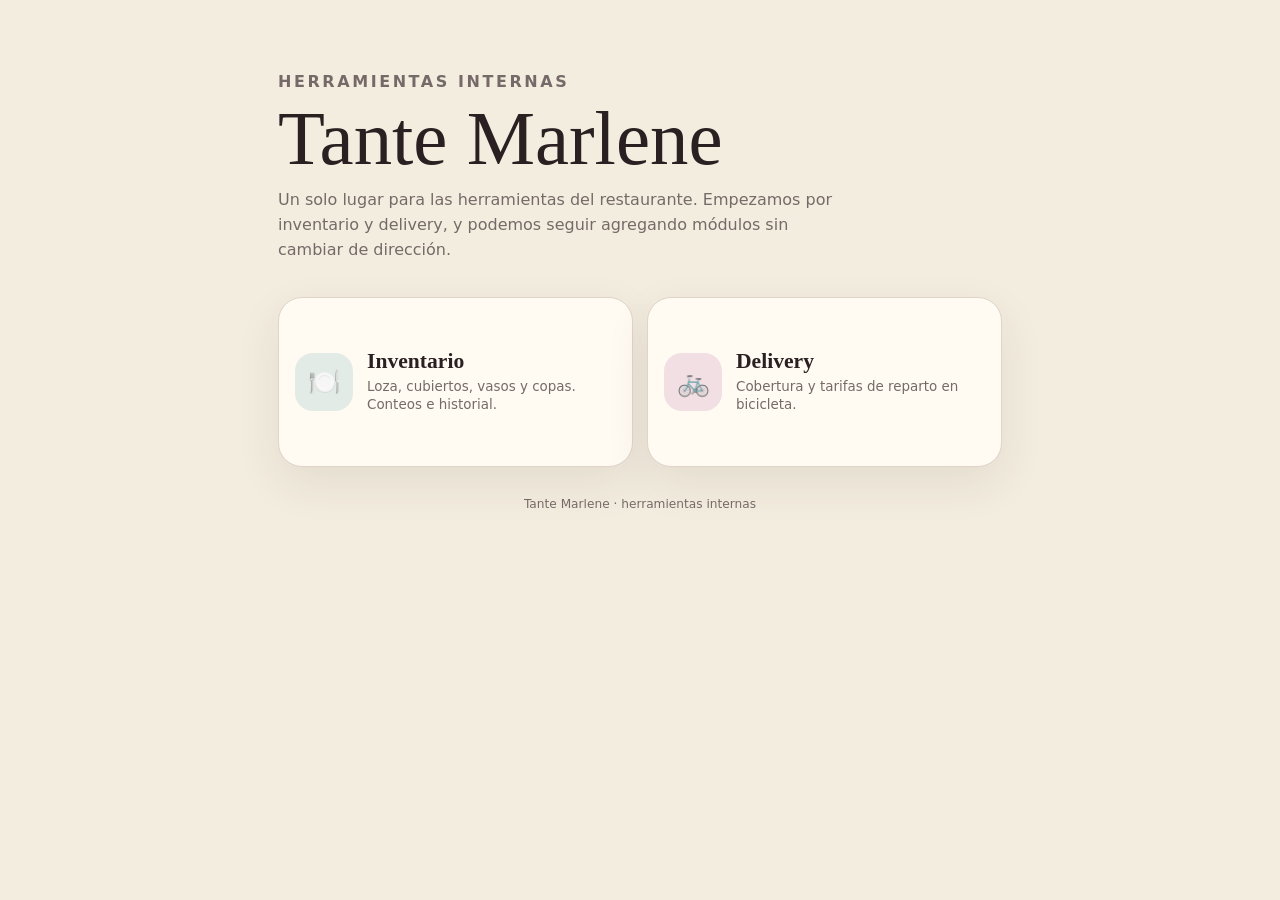
<file: index.html>
<!doctype html>
<html lang="es">
<head>
  <meta charset="utf-8" />
  <meta name="viewport" content="width=device-width,initial-scale=1,viewport-fit=cover" />
  <meta name="theme-color" content="#6f2437" />
  <meta name="description" content="Herramientas internas de Tante Marlene" />
  <title>Tante Marlene</title>
  <style>
    :root{--bg:#f3eddf;--card:#fffaf2;--ink:#2a2022;--muted:#766a69;--wine:#6f2437;--green:#263f31;--line:#ded4c7;--shadow:0 16px 45px rgba(63,42,45,.09)}
    *{box-sizing:border-box}html{background:var(--bg);color:var(--ink);font-family:Inter,ui-sans-serif,system-ui,-apple-system,BlinkMacSystemFont,"Segoe UI",sans-serif}body{margin:0;min-height:100vh}main{width:min(760px,100%);margin:auto;padding:40px 18px 64px}.eyebrow{margin:0;color:var(--wine);font-size:.76rem;font-weight:850;letter-spacing:.16em}.hero h1{font-family:Georgia,"Times New Roman",serif;font-size:clamp(2.5rem,10vw,4.8rem);line-height:.92;margin:9px 0 14px;font-weight:500}.hero p{color:var(--muted);font-size:1rem;line-height:1.55;max-width:560px;margin:0}.tools{display:grid;gap:14px;margin-top:34px}.tool{display:grid;grid-template-columns:58px 1fr auto;align-items:center;gap:14px;text-decoration:none;color:inherit;background:var(--card);border:1px solid var(--line);border-radius:24px;padding:16px;box-shadow:var(--shadow);min-height:104px}.tool:active{transform:scale(.99)}.icon{width:58px;height:58px;border-radius:18px;display:grid;place-items:center;font-size:1.65rem;background:#eee7dc}.tool.inventory .icon{background:#e2ebe5}.tool.delivery .icon{background:#f1dfe3}.tool strong{display:block;font-family:Georgia,"Times New Roman",serif;font-size:1.35rem;font-weight:600}.tool span{display:block;margin-top:4px;color:var(--muted);font-size:.84rem;line-height:1.4}.arrow{font-size:1.5rem;color:var(--muted)}.soon{opacity:.68;pointer-events:none}.status{display:inline-flex!important;width:max-content;margin-top:8px!important;padding:4px 8px;border-radius:999px;background:#eee5d8;color:#735e54!important;font-size:.68rem!important;font-weight:800}.footer{margin-top:30px;color:var(--muted);font-size:.76rem;text-align:center}@media(min-width:650px){main{padding-top:70px}.tools{grid-template-columns:1fr 1fr}.tool{grid-template-columns:58px 1fr;min-height:170px;align-content:center}.arrow{display:none}}
  </style>
</head>
<body>
<main>
  <section class="hero">
    <p class="eyebrow">HERRAMIENTAS INTERNAS</p>
    <h1>Tante Marlene</h1>
    <p>Un solo lugar para las herramientas del restaurante. Empezamos por inventario y delivery, y podemos seguir agregando módulos sin cambiar de dirección.</p>
  </section>
  <section class="tools">
    <a class="tool inventory" href="./inventario/">
      <div class="icon">🍽️</div><div><strong>Inventario</strong><span>Loza, cubiertos, vasos y copas. Conteos e historial.</span></div><div class="arrow">›</div>
    </a>
    <a class="tool delivery" href="./delivery/">
      <div class="icon">🚲</div><div><strong>Delivery</strong><span>Cobertura y tarifas de reparto en bicicleta.</span></div><div class="arrow">›</div>
    </a>
  </section>
  <p class="footer">Tante Marlene · herramientas internas</p>
</main>
<script>
if ('serviceWorker' in navigator) navigator.serviceWorker.register('./service-worker.js').catch(()=>{});
</script>
</body>
</html>
</file>
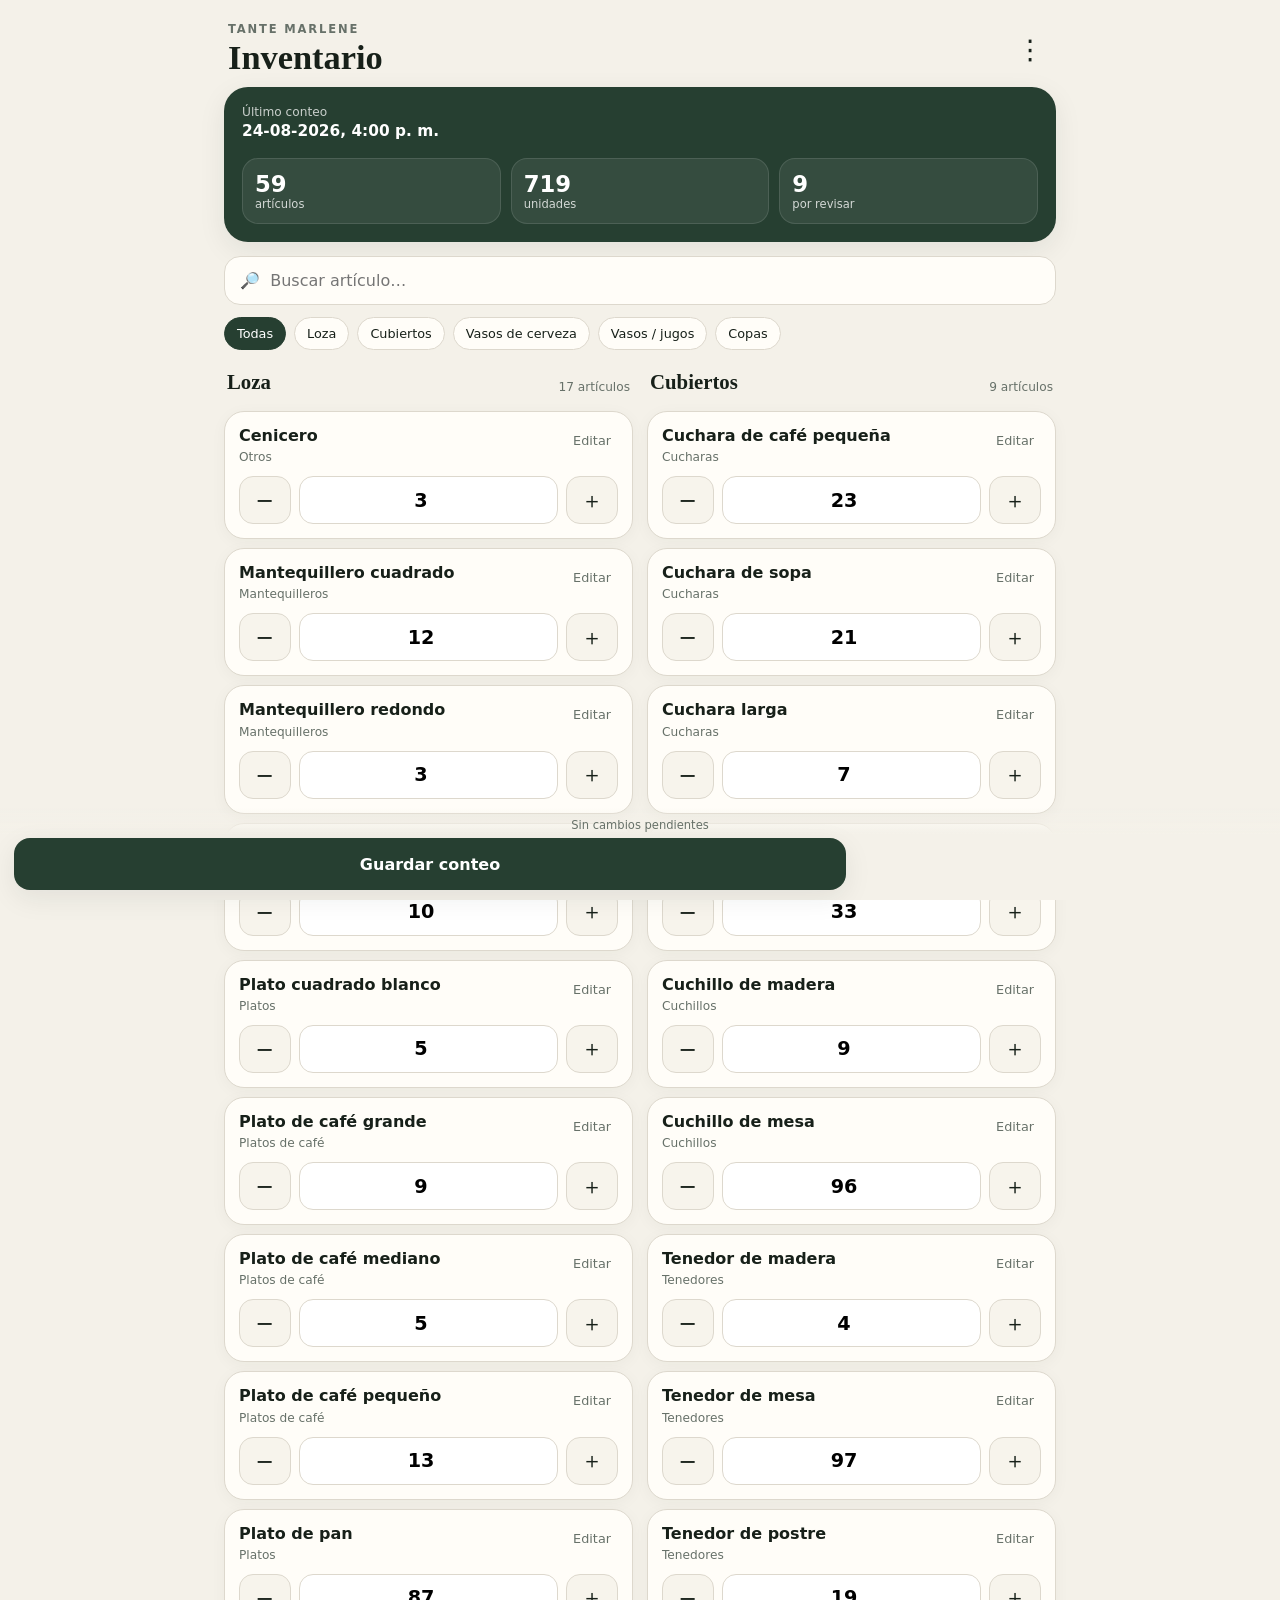
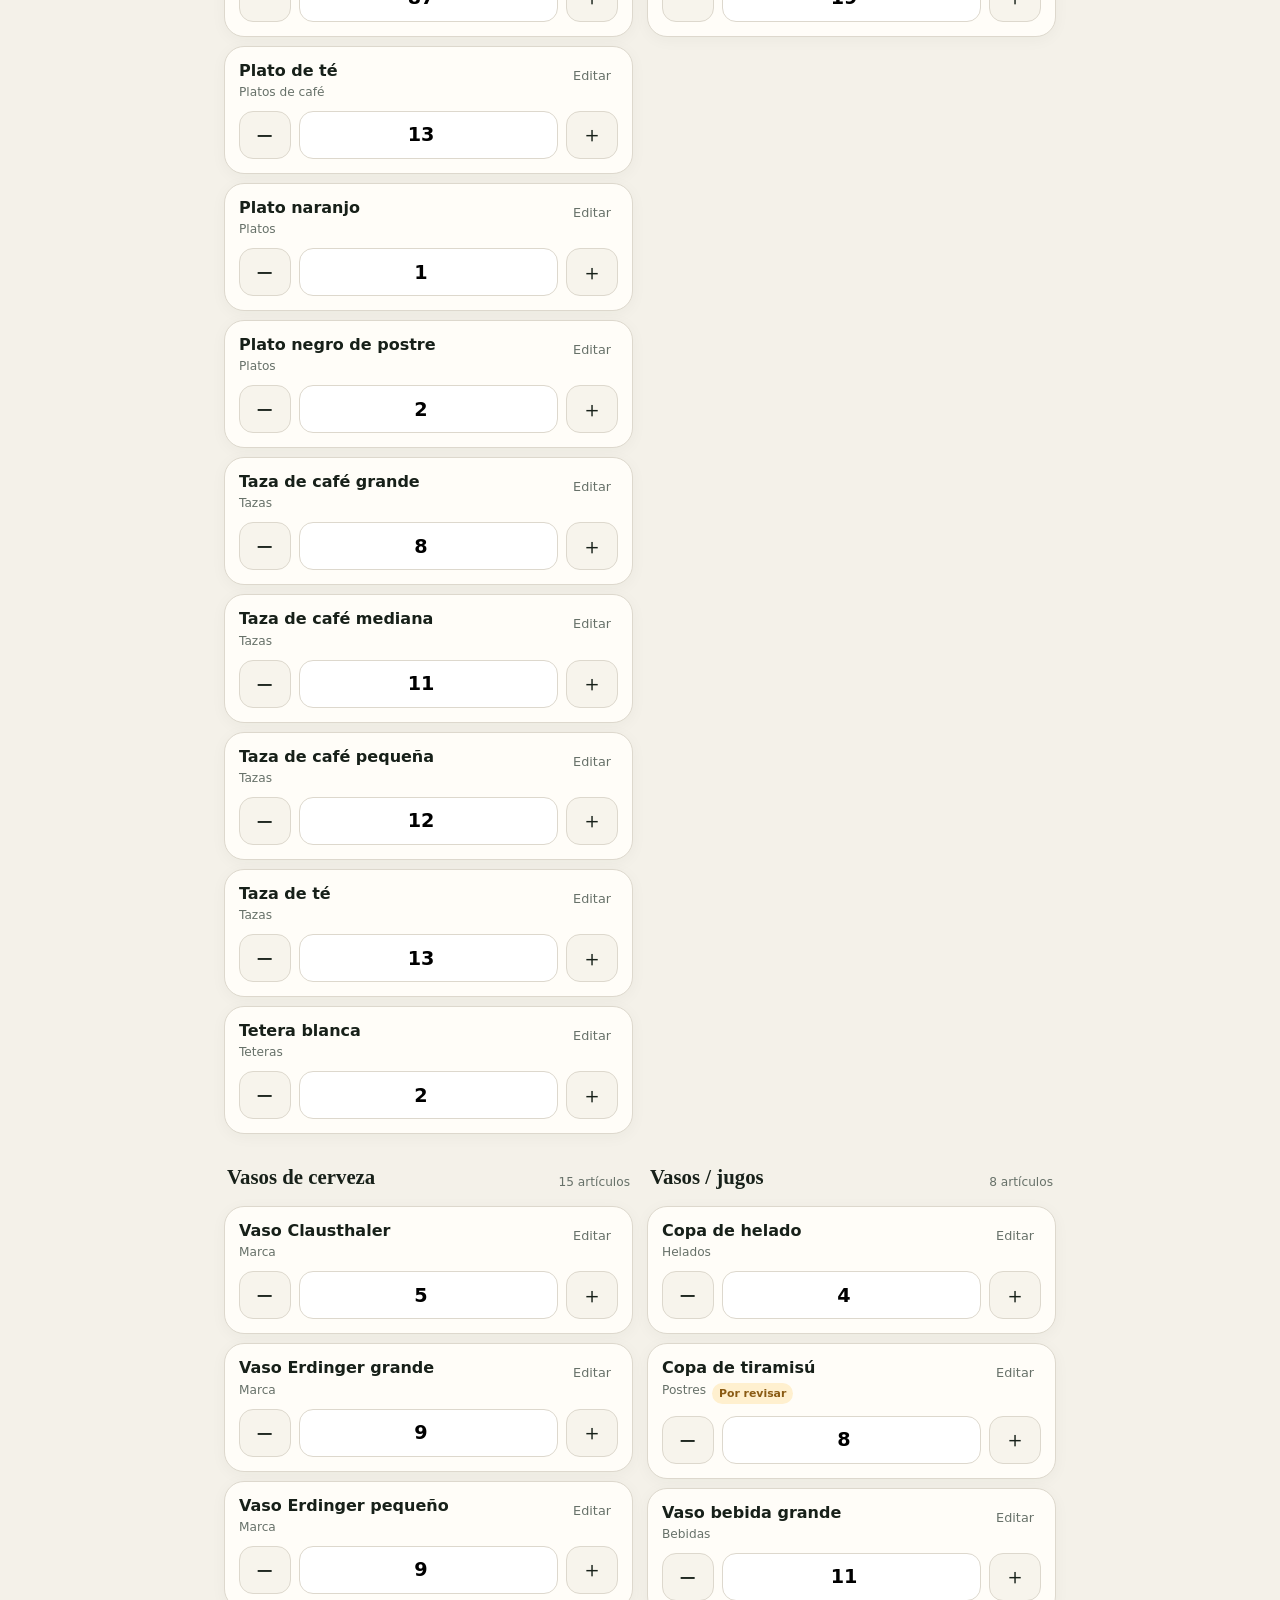
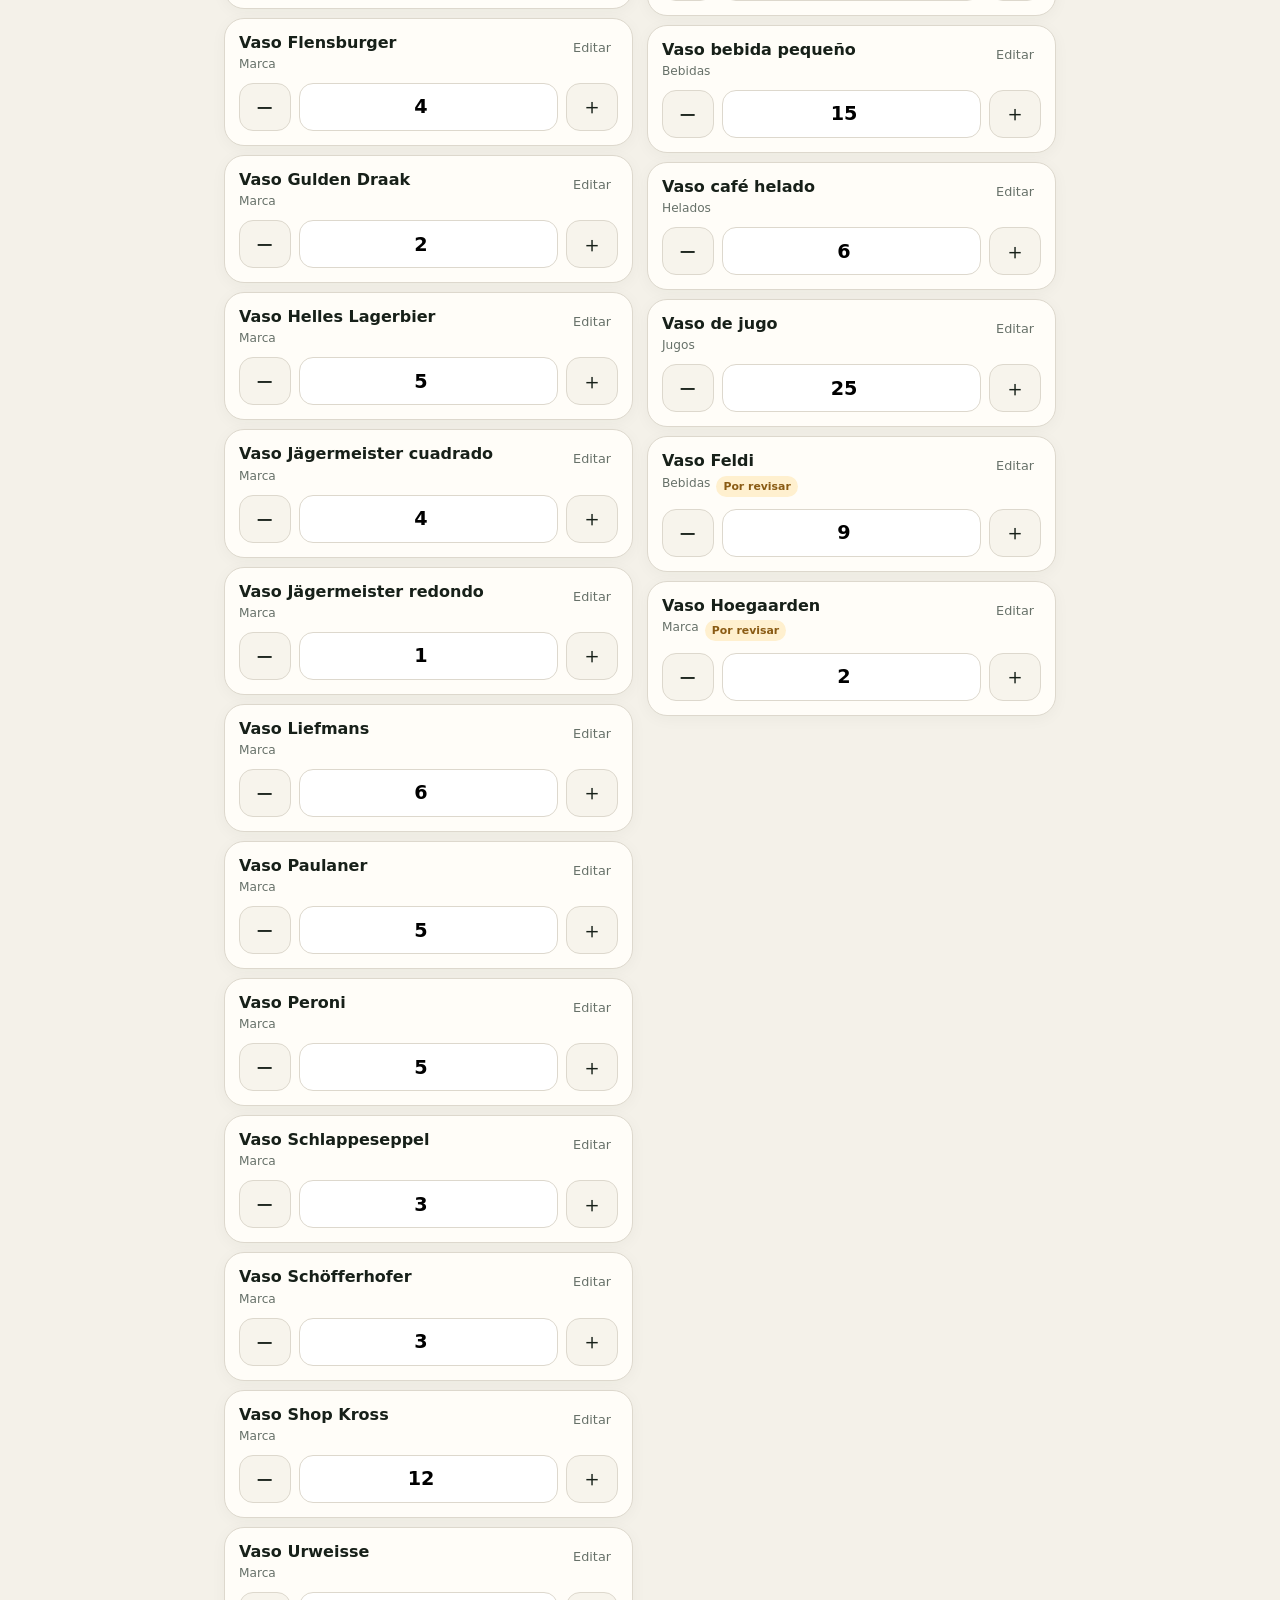
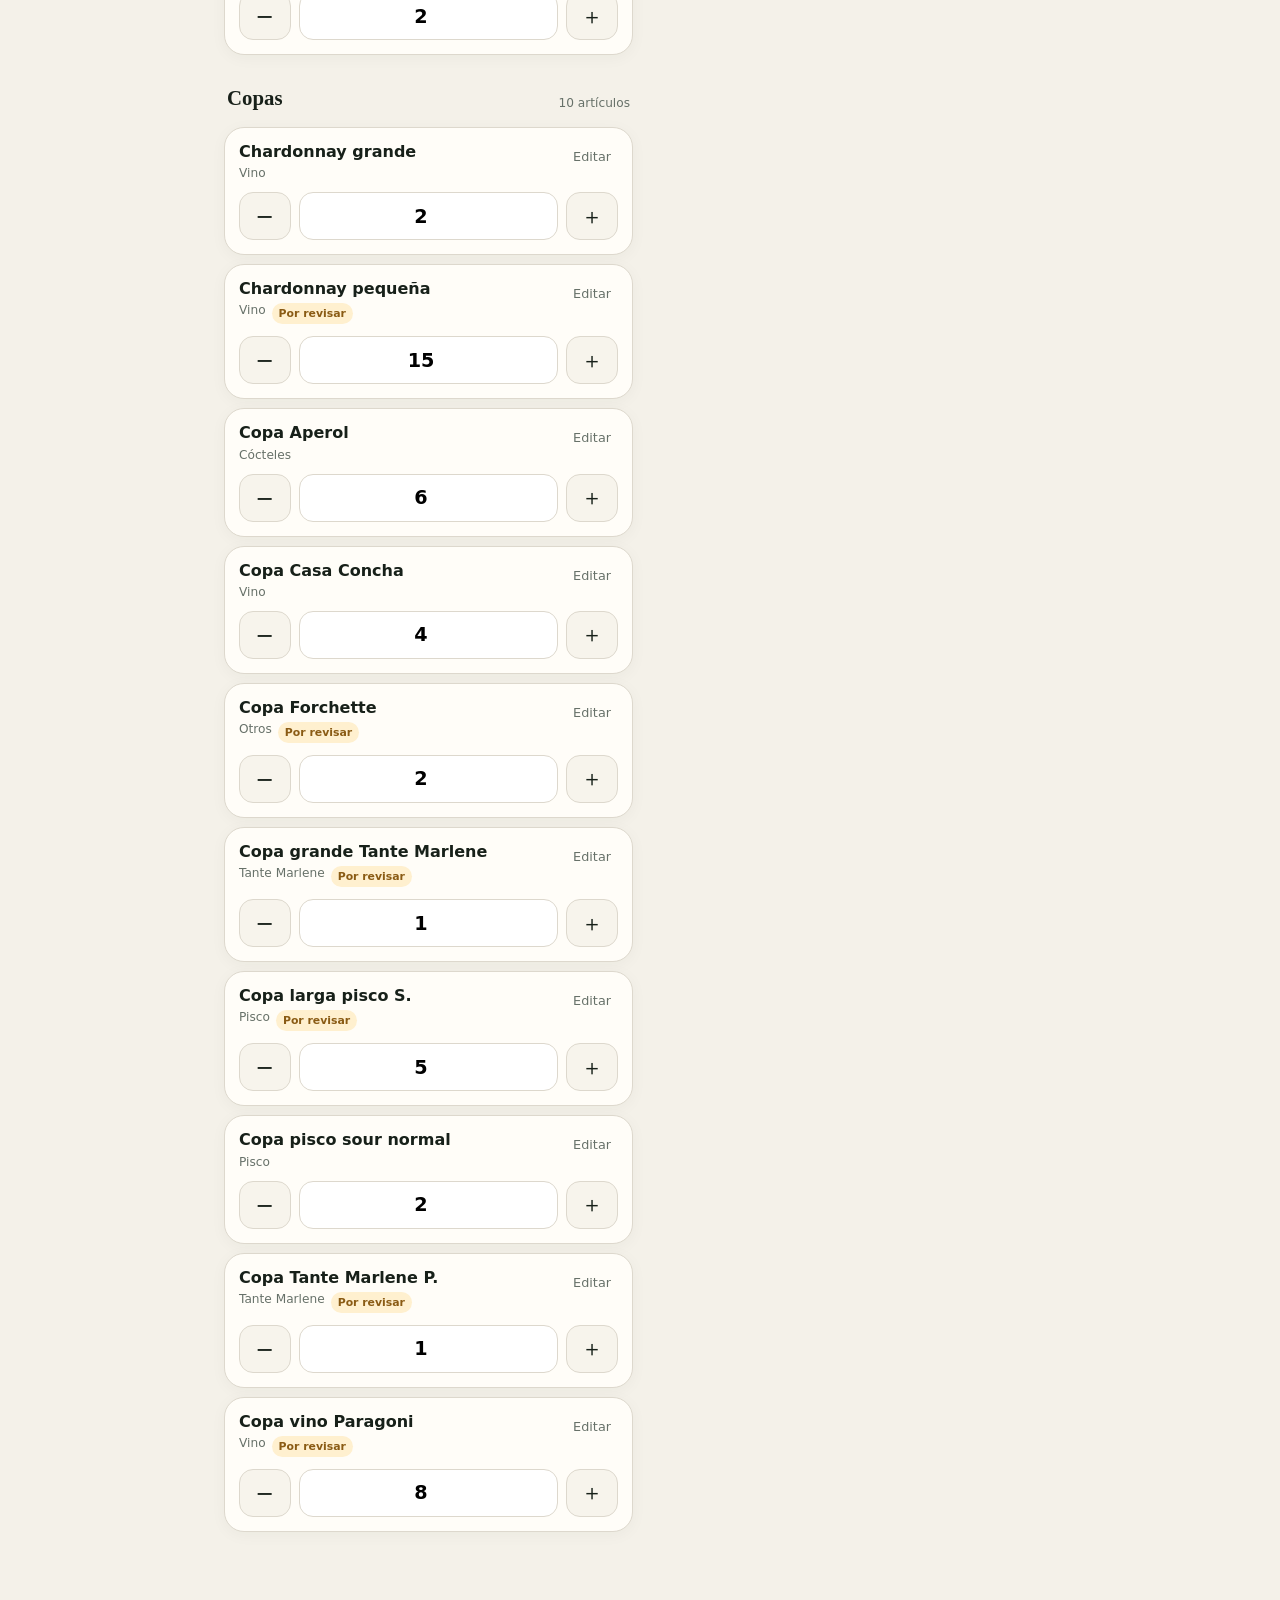
<file: inventario/index.html>
<!doctype html>
<html lang="es">
<head>
  <meta charset="utf-8" />
  <meta name="viewport" content="width=device-width,initial-scale=1,viewport-fit=cover" />
  <meta name="theme-color" content="#19211c" />
  <meta name="description" content="Inventario móvil de Tante Marlene" />
  <link rel="manifest" href="./manifest.webmanifest" />
  <link rel="icon" href="./icons/icon.svg" type="image/svg+xml" />
  <link rel="apple-touch-icon" href="./icons/icon.svg" />
  <link rel="stylesheet" href="./styles.css" />
  <title>Tante Marlene · Inventario</title>
</head>
<body>
  <header class="app-header">
    <div>
      <p class="eyebrow">TANTE MARLENE</p>
      <h1>Inventario</h1>
    </div>
    <button id="menuBtn" class="icon-btn" aria-label="Abrir herramientas">⋮</button>
  </header>

  <main>
    <section class="summary-card" aria-label="Resumen">
      <div>
        <span class="summary-label">Último conteo</span>
        <strong id="lastCount">—</strong>
      </div>
      <div class="stats">
        <div><strong id="articleCount">0</strong><span>artículos</span></div>
        <div><strong id="unitCount">0</strong><span>unidades</span></div>
        <div><strong id="reviewCount">0</strong><span>por revisar</span></div>
      </div>
    </section>

    <section class="search-wrap">
      <label class="sr-only" for="search">Buscar artículo</label>
      <input id="search" type="search" placeholder="🔎  Buscar artículo…" autocomplete="off" />
    </section>

    <nav id="categoryChips" class="chips" aria-label="Categorías"></nav>

    <section id="inventory" class="inventory" aria-live="polite"></section>
  </main>

  <div class="save-bar">
    <div id="changeHint" class="change-hint">Sin cambios pendientes</div>
    <button id="saveCountBtn" class="primary-btn">Guardar conteo</button>
  </div>

  <dialog id="toolsDialog" class="sheet-dialog">
    <form method="dialog" class="sheet-head">
      <strong>Herramientas</strong>
      <button class="icon-btn" value="cancel" aria-label="Cerrar">×</button>
    </form>
    <div class="sheet-body">
      <button id="historyBtn" class="tool-row" type="button">Historial de conteos <span>›</span></button>
      <button id="addItemBtn" class="tool-row" type="button">Añadir artículo <span>＋</span></button>
      <button id="exportBtn" class="tool-row" type="button">Exportar respaldo <span>⇩</span></button>
      <label class="tool-row file-row">Importar respaldo <span>⇧</span><input id="importInput" type="file" accept="application/json" /></label>
      <button id="installBtn" class="tool-row" type="button" hidden>Instalar app <span>⇩</span></button>
    </div>
  </dialog>

  <dialog id="itemDialog" class="sheet-dialog">
    <form id="itemForm" class="sheet-form">
      <div class="sheet-head">
        <strong id="itemDialogTitle">Editar artículo</strong>
        <button id="closeItemBtn" class="icon-btn" type="button" aria-label="Cerrar">×</button>
      </div>
      <div class="sheet-body form-grid">
        <input id="itemId" type="hidden" />
        <label>Nombre<input id="itemName" required maxlength="80" /></label>
        <label>Categoría<select id="itemCategory" required></select></label>
        <label>Subcategoría<input id="itemSubcategory" maxlength="50" /></label>
        <label>Cantidad actual<input id="itemQty" type="number" min="0" step="1" required /></label>
        <label>Stock mínimo<input id="itemMin" type="number" min="0" step="1" /></label>
        <label>Ubicación<input id="itemLocation" maxlength="80" /></label>
        <label class="wide">Observaciones<textarea id="itemNotes" rows="3" maxlength="300"></textarea></label>
        <label class="check wide"><input id="itemReview" type="checkbox" /> Marcar como “por revisar”</label>
        <button class="primary-btn wide" type="submit">Guardar artículo</button>
        <button id="deleteItemBtn" class="danger-btn wide" type="button" hidden>Eliminar artículo</button>
      </div>
    </form>
  </dialog>

  <dialog id="historyDialog" class="sheet-dialog history-dialog">
    <div class="sheet-head">
      <strong>Historial</strong>
      <button id="closeHistoryBtn" class="icon-btn" type="button" aria-label="Cerrar">×</button>
    </div>
    <div id="historyList" class="sheet-body history-list"></div>
  </dialog>

  <div id="toast" class="toast" role="status" aria-live="polite"></div>

  <script src="./data.js"></script>
  <script src="./db.js"></script>
  <script src="./app.js"></script>
</body>
</html>
</file>
<file: inventario/styles.css>
:root {
  --bg: #f4f1e9;
  --surface: #fffdf8;
  --ink: #172019;
  --muted: #677169;
  --line: #ddd8cd;
  --accent: #263f31;
  --accent-soft: #dfe9e2;
  --warn: #8a5b14;
  --warn-bg: #fff0cf;
  --danger: #a23535;
  --shadow: 0 8px 28px rgba(31, 42, 34, .08);
}
* { box-sizing: border-box; }
html { background: var(--bg); color: var(--ink); font-family: Inter, ui-sans-serif, system-ui, -apple-system, BlinkMacSystemFont, "Segoe UI", sans-serif; }
body { margin: 0; min-height: 100vh; padding-bottom: calc(104px + env(safe-area-inset-bottom)); }
button, input, select, textarea { font: inherit; }
button { color: inherit; }
.app-header { display:flex; justify-content:space-between; align-items:center; padding:22px 18px 10px; max-width:860px; margin:auto; }
.eyebrow { margin:0 0 2px; color:var(--muted); font-size:.72rem; font-weight:800; letter-spacing:.16em; }
h1 { margin:0; font-family: Georgia, "Times New Roman", serif; font-size:2.15rem; font-weight:600; }
.icon-btn { border:0; background:transparent; min-width:44px; min-height:44px; font-size:1.7rem; border-radius:14px; cursor:pointer; }
.icon-btn:active { background:#0000000b; }
main { max-width:860px; margin:auto; padding:0 14px; }
.summary-card { background:var(--accent); color:white; border-radius:24px; padding:18px; box-shadow:var(--shadow); }
.summary-label { display:block; font-size:.76rem; opacity:.75; margin-bottom:2px; }
#lastCount { font-size:.96rem; }
.stats { margin-top:18px; display:grid; grid-template-columns:repeat(3,1fr); gap:10px; }
.stats div { background:#ffffff12; border:1px solid #ffffff1d; border-radius:16px; padding:12px; }
.stats strong { display:block; font-size:1.42rem; }
.stats span { display:block; font-size:.72rem; opacity:.78; }
.search-wrap { padding:14px 0 8px; }
#search { width:100%; border:1px solid var(--line); background:var(--surface); border-radius:16px; padding:14px 15px; outline:none; }
#search:focus { border-color:#8ca092; box-shadow:0 0 0 3px #8ca09222; }
.chips { display:flex; overflow:auto; gap:8px; padding:4px 0 12px; scrollbar-width:none; }
.chip { white-space:nowrap; border:1px solid var(--line); background:var(--surface); border-radius:999px; padding:8px 12px; font-size:.8rem; cursor:pointer; }
.chip.active { background:var(--accent); color:white; border-color:var(--accent); }
.category { margin:6px 0 18px; }
.category-head { display:flex; justify-content:space-between; align-items:end; padding:8px 3px; }
.category-head h2 { margin:0; font-family:Georgia,serif; font-size:1.3rem; font-weight:600; }
.category-head span { color:var(--muted); font-size:.76rem; }
.item-card { background:var(--surface); border:1px solid var(--line); border-radius:20px; padding:14px; margin:9px 0; box-shadow:0 3px 16px rgba(31,42,34,.04); }
.item-top { display:flex; justify-content:space-between; gap:12px; align-items:flex-start; }
.item-name { font-weight:720; line-height:1.2; }
.item-meta { margin-top:5px; color:var(--muted); font-size:.76rem; display:flex; flex-wrap:wrap; gap:6px; }
.badge { display:inline-flex; align-items:center; border-radius:999px; padding:4px 7px; font-size:.68rem; font-weight:700; }
.badge.review { background:var(--warn-bg); color:var(--warn); }
.badge.low { background:#f7dede; color:#8d2c2c; }
.edit-btn { border:0; background:transparent; color:var(--muted); font-size:.8rem; padding:7px; cursor:pointer; }
.stepper { margin-top:12px; display:grid; grid-template-columns:52px 1fr 52px; gap:8px; }
.stepper button { border:1px solid var(--line); background:#f7f4ec; border-radius:14px; min-height:48px; font-size:1.4rem; cursor:pointer; }
.qty-input { width:100%; text-align:center; border:1px solid var(--line); background:white; border-radius:14px; font-size:1.2rem; font-weight:800; outline:none; }
.qty-input.changed { border-color:#587761; background:#eef5ef; }
.empty { text-align:center; color:var(--muted); padding:50px 16px; }
.save-bar { position:fixed; left:0; right:0; bottom:0; z-index:20; padding:10px 14px calc(10px + env(safe-area-inset-bottom)); background:linear-gradient(180deg,#f4f1e900 0%,#f4f1e9 28%); }
.save-bar > * { max-width:832px; margin-left:auto; margin-right:auto; }
.change-hint { font-size:.72rem; color:var(--muted); text-align:center; margin-bottom:6px; }
.primary-btn { width:100%; border:0; background:var(--accent); color:white; border-radius:16px; min-height:52px; padding:12px 16px; font-weight:800; cursor:pointer; box-shadow:var(--shadow); }
.primary-btn:disabled { opacity:.45; box-shadow:none; }
.danger-btn { width:100%; border:1px solid #e3baba; background:#fff5f5; color:var(--danger); border-radius:16px; min-height:48px; font-weight:750; cursor:pointer; }
.sheet-dialog { border:0; padding:0; border-radius:24px 24px 0 0; width:min(680px,100%); max-width:none; margin:auto 0 0 auto; background:var(--surface); color:var(--ink); box-shadow:0 -10px 40px rgba(0,0,0,.14); }
.sheet-dialog::backdrop { background:rgba(15,20,16,.38); backdrop-filter:blur(2px); }
.sheet-head { display:flex; align-items:center; justify-content:space-between; padding:14px 16px; border-bottom:1px solid var(--line); }
.sheet-body { padding:12px 16px 22px; max-height:70vh; overflow:auto; }
.tool-row { width:100%; min-height:52px; border:0; border-bottom:1px solid var(--line); background:transparent; display:flex; align-items:center; justify-content:space-between; cursor:pointer; text-align:left; }
.file-row input { display:none; }
.form-grid { display:grid; grid-template-columns:1fr 1fr; gap:12px; }
.form-grid label { font-size:.76rem; color:var(--muted); display:grid; gap:5px; }
.form-grid input, .form-grid select, .form-grid textarea { width:100%; border:1px solid var(--line); border-radius:12px; padding:11px 12px; color:var(--ink); background:white; }
.form-grid .wide { grid-column:1/-1; }
.form-grid .check { grid-template-columns:auto 1fr; align-items:center; justify-content:start; }
.form-grid .check input { width:auto; }
.history-dialog { min-height:45vh; }
.history-session { border:1px solid var(--line); border-radius:16px; padding:12px; margin-bottom:10px; }
.history-session strong { display:block; }
.history-session p { margin:4px 0 0; color:var(--muted); font-size:.77rem; }
.history-detail { margin-top:9px; border-top:1px dashed var(--line); padding-top:7px; font-size:.76rem; color:var(--muted); }
.toast { position:fixed; z-index:50; left:50%; transform:translateX(-50%) translateY(20px); bottom:100px; background:#172019; color:#fff; padding:10px 14px; border-radius:999px; opacity:0; pointer-events:none; transition:.2s; font-size:.82rem; }
.toast.show { opacity:1; transform:translateX(-50%) translateY(0); }
.sr-only { position:absolute; width:1px; height:1px; padding:0; margin:-1px; overflow:hidden; clip:rect(0,0,0,0); white-space:nowrap; border:0; }
@media (min-width:720px) {
  body { padding-bottom:110px; }
  .inventory { display:grid; grid-template-columns:1fr 1fr; gap:14px; align-items:start; }
  .category { margin:0; }
  .sheet-dialog { border-radius:24px; margin:auto; }
}
@media (max-width:520px) {
  .form-grid { grid-template-columns:1fr; }
  .form-grid .wide { grid-column:auto; }
}
</file>
